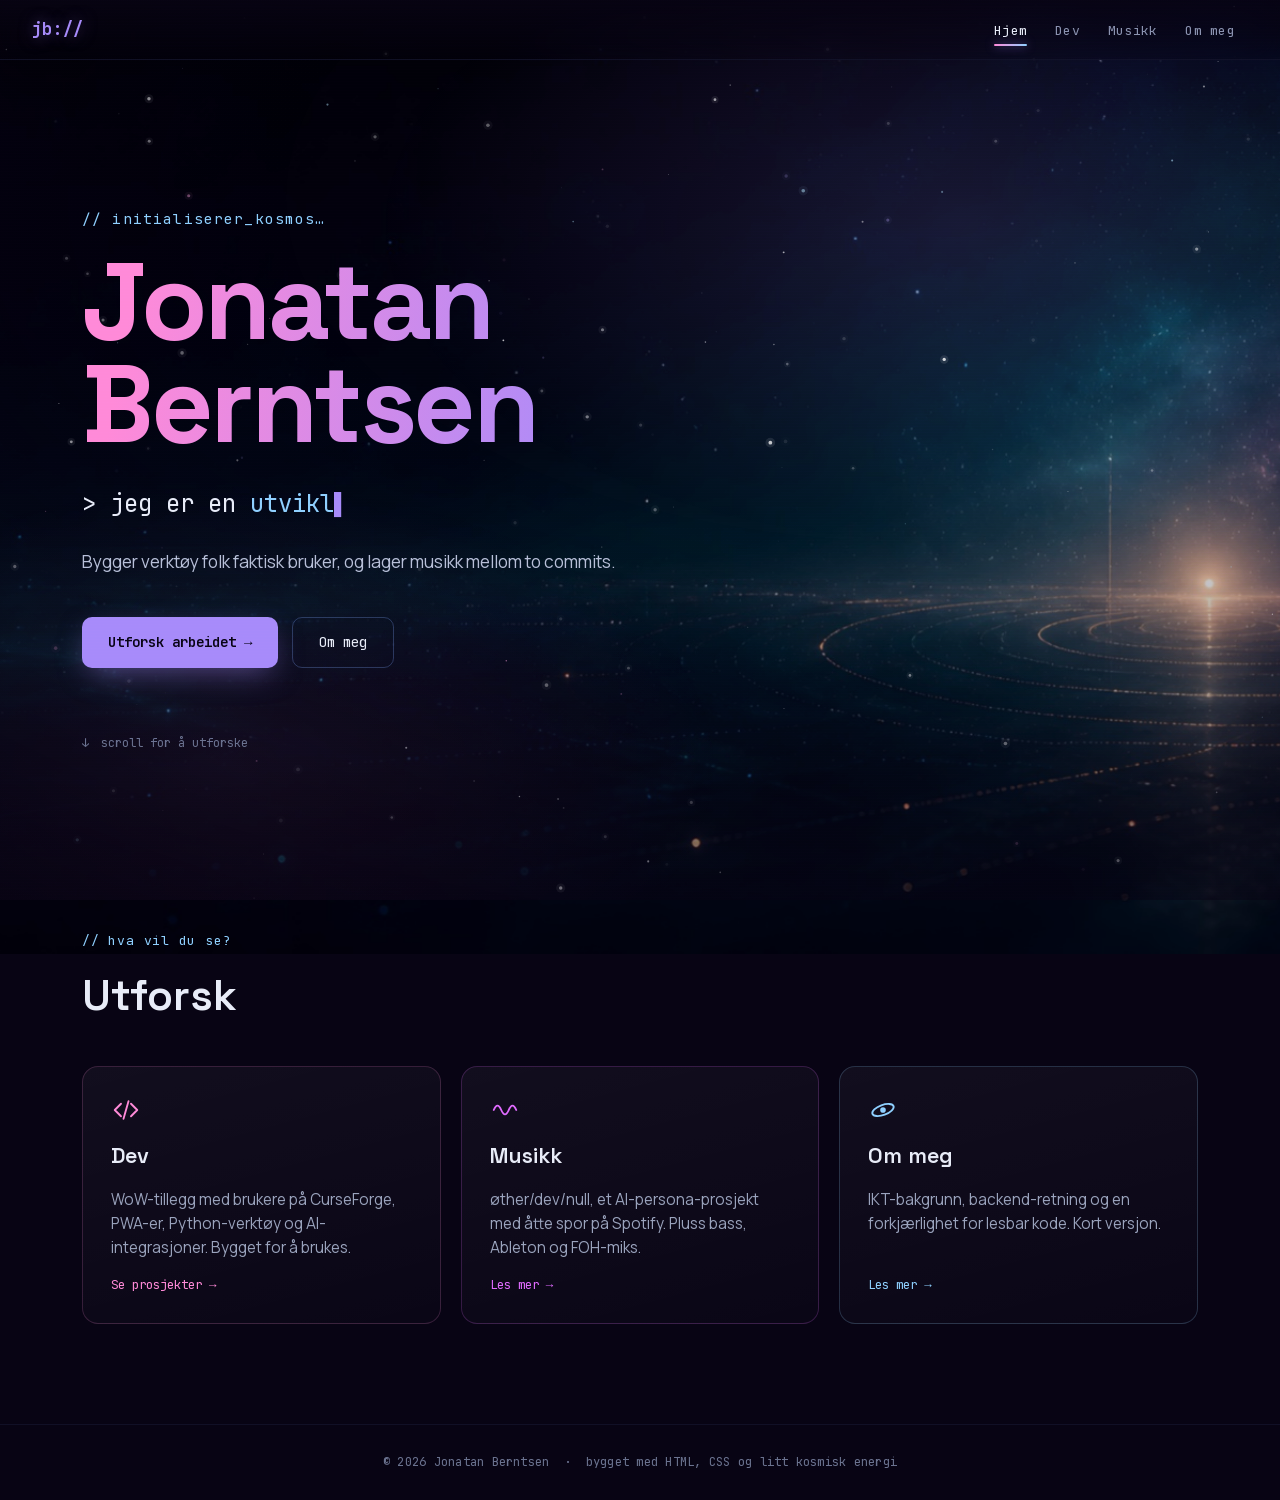
<file: index.html>
<!DOCTYPE html>
<html lang="no">
<head>
  <meta charset="UTF-8" />
  <meta name="viewport" content="width=device-width, initial-scale=1.0" />
  <title>Jonatan Berntsen</title>
  <meta name="description" content="Jonatan Berntsen: utvikler og musiker fra Norge. WoW-tillegg, webapper og øther/dev/null." />
  <link rel="stylesheet" href="css/style.css" />
</head>
<body>

<div class="cosmos-bg" aria-hidden="true"></div>
<div class="nebula" aria-hidden="true"></div>
<canvas id="starfield"></canvas>
<div class="vignette" aria-hidden="true"></div>
<div class="scanlines" aria-hidden="true"></div>

<div class="page-wrap">

  <!-- NAV -->
  <nav class="site-nav">
    <a class="nav-logo" href="index.html">jb://</a>
    <ul class="nav-links">
      <li><a href="index.html">Hjem</a></li>
      <li><a href="dev.html">Dev</a></li>
      <li><a href="musikk.html">Musikk</a></li>
      <li><a href="om-meg.html">Om meg</a></li>
    </ul>
  </nav>

  <main>

  <!-- HERO -->
  <section class="hero">
    <p class="hero-eyebrow">// initialiserer_kosmos…</p>
    <h1 class="hero-name">Jonatan<br />Berntsen</h1>
    <p class="hero-roles">&gt; jeg er en <span class="typed" id="typed-roles"></span><span class="typed-cursor">▌</span></p>
    <p class="hero-tagline">Bygger verktøy folk faktisk bruker, og lager musikk mellom to commits.</p>
    <div class="hero-cta">
      <a class="btn-primary" href="dev.html">Utforsk arbeidet →</a>
      <a class="btn-ghost" href="om-meg.html">Om meg</a>
    </div>
    <div class="scroll-hint"><span class="arrow">↓</span> scroll for å utforske</div>
  </section>

  <!-- NAV CARDS -->
  <section class="section-wide" id="seksjoner" style="padding-top:30px;padding-bottom:100px;">
    <p class="section-label cyan">// hva vil du se?</p>
    <h2 class="section-title">Utforsk</h2>
    <div class="nav-cards">

      <a class="nav-card pink" href="dev.html">
        <svg class="nav-card-icon" viewBox="0 0 24 24" aria-hidden="true">
          <polyline points="8 7 3 12 8 17"></polyline>
          <polyline points="16 7 21 12 16 17"></polyline>
          <line x1="14" y1="5" x2="10" y2="19"></line>
        </svg>
        <div class="nav-card-title">Dev</div>
        <div class="nav-card-desc">WoW-tillegg med brukere på CurseForge, PWA-er, Python-verktøy og AI-integrasjoner. Bygget for å brukes.</div>
        <span class="nav-card-arrow">Se prosjekter →</span>
      </a>


      <a class="nav-card magenta" href="musikk.html">
        <svg class="nav-card-icon" viewBox="0 0 24 24" aria-hidden="true">
          <path d="M3 12 Q 6 5, 9 12 T 15 12 T 21 12"></path>
        </svg>
        <div class="nav-card-title">Musikk</div>
        <div class="nav-card-desc">øther/dev/null, et AI-persona-prosjekt med åtte spor på Spotify. Pluss bass, Ableton og FOH-miks.</div>
        <span class="nav-card-arrow">Les mer →</span>
      </a>

      <a class="nav-card cyan" href="om-meg.html">
        <svg class="nav-card-icon" viewBox="0 0 24 24" aria-hidden="true">
          <ellipse cx="12" cy="12" rx="9" ry="4" transform="rotate(-20 12 12)"></ellipse>
          <circle cx="12" cy="12" r="1.5" fill="#8fd0ff"></circle>
        </svg>
        <div class="nav-card-title">Om meg</div>
        <div class="nav-card-desc">IKT-bakgrunn, backend-retning og en forkjærlighet for lesbar kode. Kort versjon.</div>
        <span class="nav-card-arrow">Les mer →</span>
      </a>

    </div>
  </section>

  </main>

  <!-- FOOTER -->
  <footer class="site-footer">
    <p>© 2026 Jonatan Berntsen &nbsp;·&nbsp; bygget med HTML, CSS og litt kosmisk energi</p>
  </footer>

</div>

<script src="js/main.js"></script>
</body>
</html>
</file>
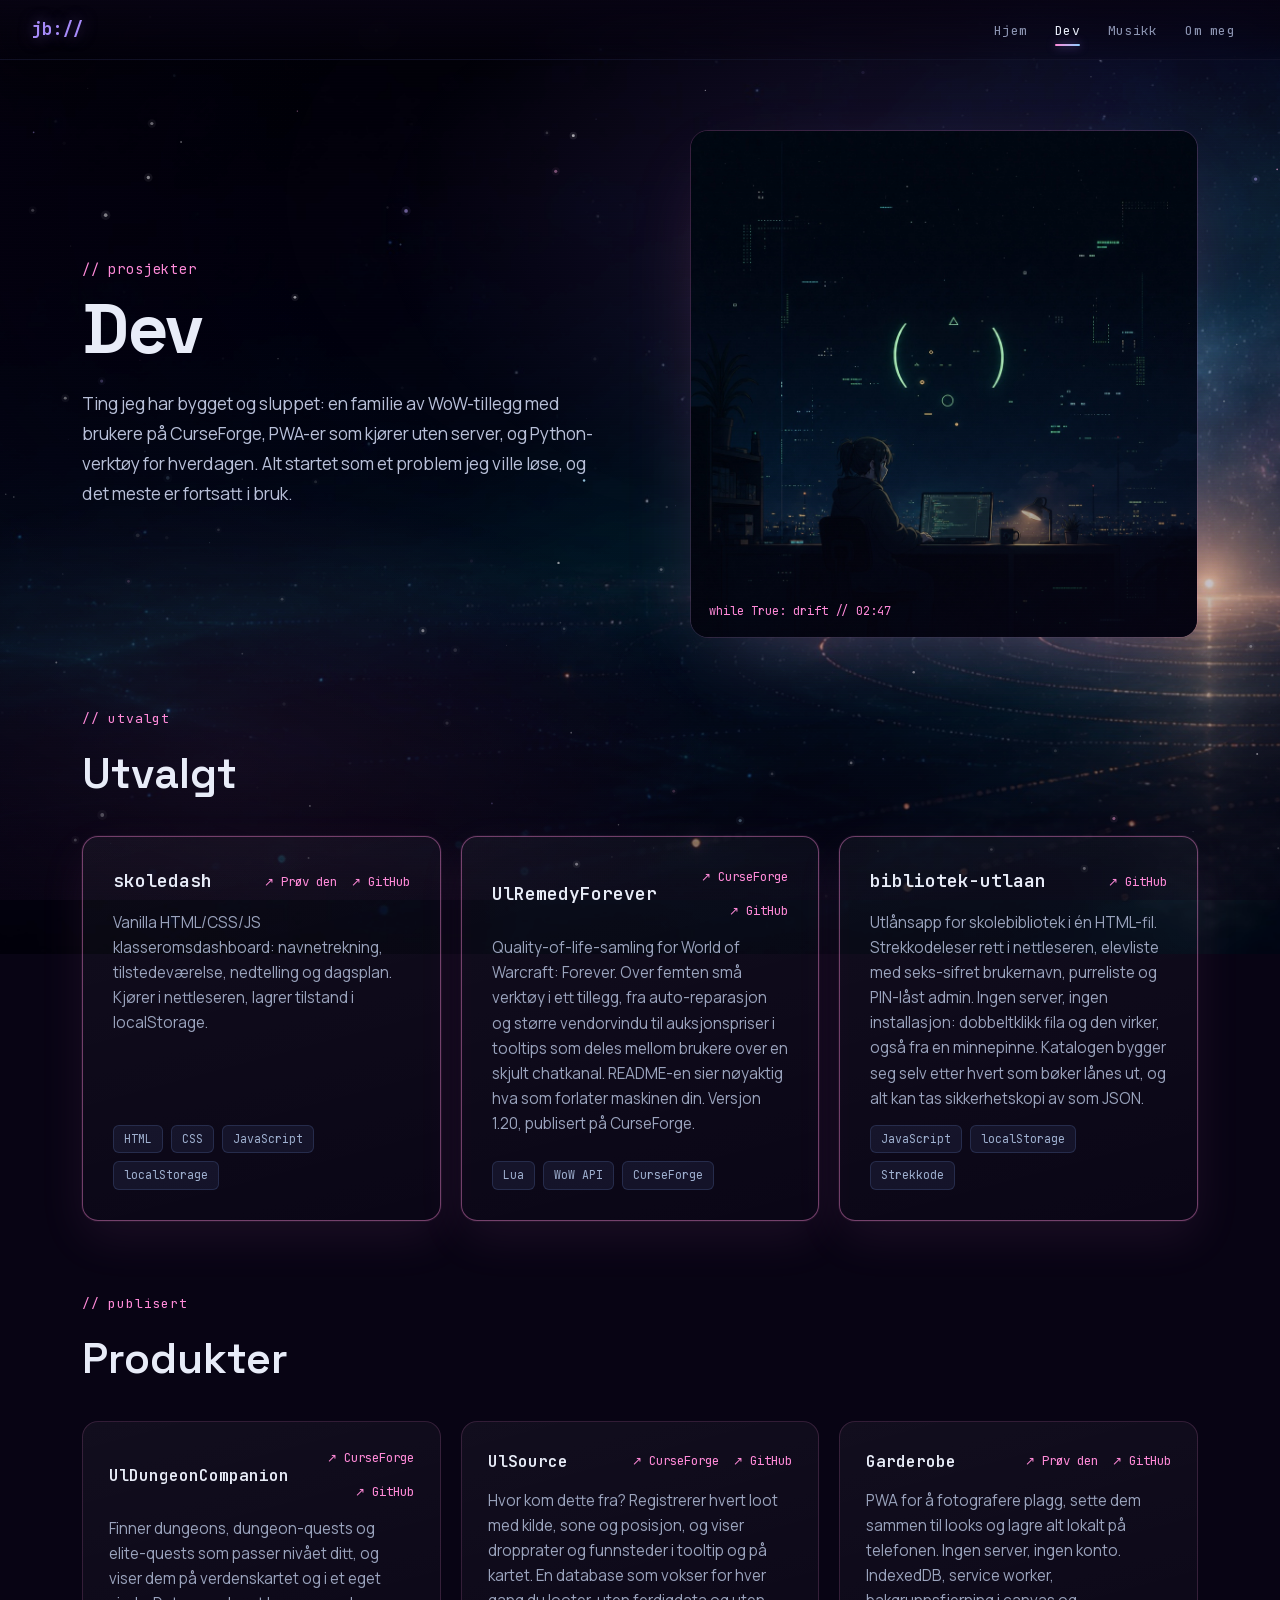
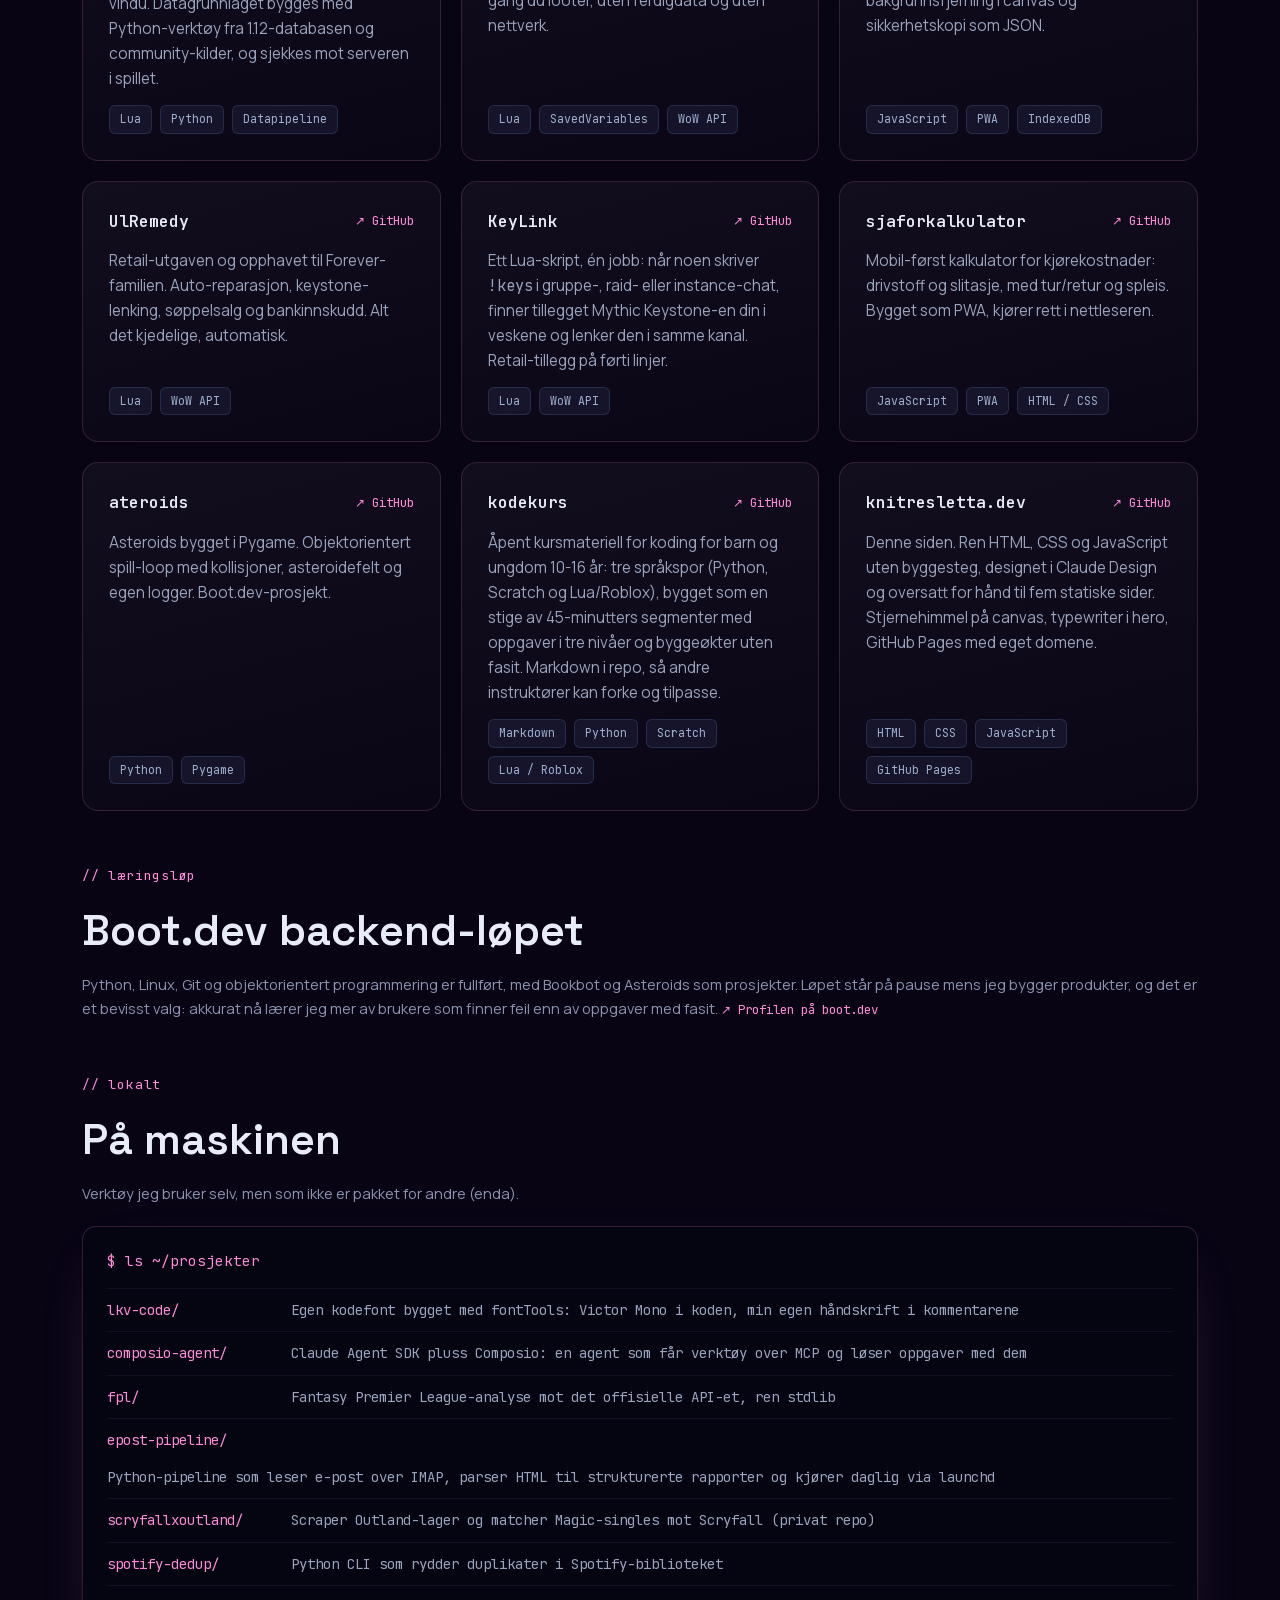
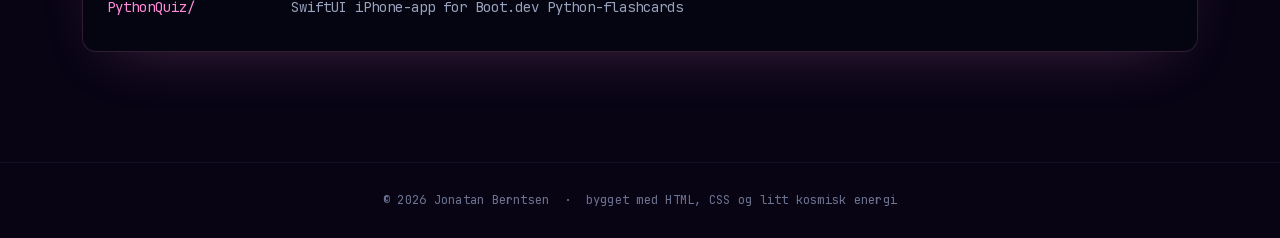
<file: dev.html>
<!DOCTYPE html>
<html lang="no">
<head>
  <meta charset="UTF-8" />
  <meta name="viewport" content="width=device-width, initial-scale=1.0" />
  <title>Dev - Jonatan Berntsen</title>
  <meta name="description" content="Prosjekter Jonatan Berntsen har bygget og publisert: WoW-tillegg, PWA-er og Python-verktøy." />
  <link rel="stylesheet" href="css/style.css" />
</head>
<body>

<div class="cosmos-bg" aria-hidden="true"></div>
<div class="nebula" aria-hidden="true"></div>
<canvas id="starfield"></canvas>
<div class="vignette" aria-hidden="true"></div>
<div class="scanlines" aria-hidden="true"></div>

<div class="page-wrap">

  <nav class="site-nav">
    <a class="nav-logo" href="index.html">jb://</a>
    <ul class="nav-links">
      <li><a href="index.html">Hjem</a></li>
      <li><a href="dev.html">Dev</a></li>
      <li><a href="musikk.html">Musikk</a></li>
      <li><a href="om-meg.html">Om meg</a></li>
    </ul>
  </nav>

  <main>

  <!-- HERO -->
  <section class="hero-grid">
    <div>
      <p class="page-hero-label" style="color:var(--pink);">// prosjekter</p>
      <h1 class="page-hero-title">Dev</h1>
      <p class="hero-grid-text">
        Ting jeg har bygget og sluppet: en familie av WoW-tillegg med brukere på CurseForge,
        PWA-er som kjører uten server, og Python-verktøy for hverdagen. Alt startet som et
        problem jeg ville løse, og det meste er fortsatt i bruk.
      </p>
    </div>
    <div class="hero-media pink">
      <img src="assets/images/withflowpass.jpg" alt="øther/dev/null, koding ved natt" />
      <div class="hero-media-caption">while True: drift // 02:47</div>
    </div>
  </section>

  <section class="section-wide" style="padding-top:40px;padding-bottom:110px;">

    <p class="section-label pink">// utvalgt</p>
    <h2 class="section-title" style="margin-bottom:28px;">Utvalgt</h2>

    <div class="project-grid featured">
      <div class="project-card featured">
        <div class="project-card-header">
          <span class="project-name">skoledash</span>
          <span style="display:flex;gap:14px;flex-wrap:wrap;justify-content:flex-end;">
            <a class="project-link" href="https://skoledash.app" target="_blank" rel="noopener">↗ Prøv den</a>
            <a class="project-link" href="https://github.com/Knitresletta/skoledash" target="_blank" rel="noopener">↗ GitHub</a>
          </span>
        </div>
        <p class="project-desc">
          Vanilla HTML/CSS/JS klasseromsdashboard: navnetrekning, tilstedeværelse, nedtelling og dagsplan.
          Kjører i nettleseren, lagrer tilstand i localStorage.
        </p>
        <div class="tech-tags">
          <span class="tech-tag">HTML</span>
          <span class="tech-tag">CSS</span>
          <span class="tech-tag">JavaScript</span>
          <span class="tech-tag">localStorage</span>
        </div>
      </div>

      <div class="project-card featured">
        <div class="project-card-header">
          <span class="project-name">UlRemedyForever</span>
          <span style="display:flex;gap:14px;flex-wrap:wrap;justify-content:flex-end;">
            <a class="project-link" href="https://www.curseforge.com/projects/1739996" target="_blank" rel="noopener">↗ CurseForge</a>
            <a class="project-link" href="https://github.com/Knitresletta/UlRemedyForever" target="_blank" rel="noopener">↗ GitHub</a>
          </span>
        </div>
        <p class="project-desc">
          Quality-of-life-samling for World of Warcraft: Forever. Over femten små verktøy i ett tillegg,
          fra auto-reparasjon og større vendorvindu til auksjonspriser i tooltips som deles mellom
          brukere over en skjult chatkanal. README-en sier nøyaktig hva som forlater maskinen din.
          Versjon 1.20, publisert på CurseForge.
        </p>
        <div class="tech-tags">
          <span class="tech-tag">Lua</span>
          <span class="tech-tag">WoW API</span>
          <span class="tech-tag">CurseForge</span>
        </div>
      </div>

      <div class="project-card featured">
        <div class="project-card-header">
          <span class="project-name">bibliotek-utlaan</span>
          <a class="project-link" href="https://github.com/Knitresletta/bibliotek-utlaan" target="_blank" rel="noopener">↗ GitHub</a>
        </div>
        <p class="project-desc">
          Utlånsapp for skolebibliotek i én HTML-fil. Strekkodeleser rett i nettleseren, elevliste med
          seks-sifret brukernavn, purreliste og PIN-låst admin. Ingen server, ingen installasjon:
          dobbeltklikk fila og den virker, også fra en minnepinne. Katalogen bygger seg selv etter hvert
          som bøker lånes ut, og alt kan tas sikkerhetskopi av som JSON.
        </p>
        <div class="tech-tags">
          <span class="tech-tag">JavaScript</span>
          <span class="tech-tag">localStorage</span>
          <span class="tech-tag">Strekkode</span>
        </div>
      </div>

    </div>

    <p class="section-label pink">// publisert</p>
    <h2 class="section-title" style="margin-bottom:28px;">Produkter</h2>

    <div class="project-grid">
      <div class="project-card">
        <div class="project-card-header">
          <span class="project-name">UlDungeonCompanion</span>
          <span style="display:flex;gap:14px;flex-wrap:wrap;justify-content:flex-end;">
            <a class="project-link" href="https://www.curseforge.com/projects/1743328" target="_blank" rel="noopener">↗ CurseForge</a>
            <a class="project-link" href="https://github.com/Knitresletta/UlDungeonCompanion" target="_blank" rel="noopener">↗ GitHub</a>
          </span>
        </div>
        <p class="project-desc">
          Finner dungeons, dungeon-quests og elite-quests som passer nivået ditt, og viser dem på
          verdenskartet og i et eget vindu. Datagrunnlaget bygges med Python-verktøy fra
          1.12-databasen og community-kilder, og sjekkes mot serveren i spillet.
        </p>
        <div class="tech-tags">
          <span class="tech-tag">Lua</span>
          <span class="tech-tag">Python</span>
          <span class="tech-tag">Datapipeline</span>
        </div>
      </div>

      <div class="project-card">
        <div class="project-card-header">
          <span class="project-name">UlSource</span>
          <span style="display:flex;gap:14px;flex-wrap:wrap;justify-content:flex-end;">
            <a class="project-link" href="https://www.curseforge.com/projects/1745490" target="_blank" rel="noopener">↗ CurseForge</a>
            <a class="project-link" href="https://github.com/Knitresletta/UlSource" target="_blank" rel="noopener">↗ GitHub</a>
          </span>
        </div>
        <p class="project-desc">
          Hvor kom dette fra? Registrerer hvert loot med kilde, sone og posisjon, og viser
          dropprater og funnsteder i tooltip og på kartet. En database som vokser for hver gang du
          looter, uten ferdigdata og uten nettverk.
        </p>
        <div class="tech-tags">
          <span class="tech-tag">Lua</span>
          <span class="tech-tag">SavedVariables</span>
          <span class="tech-tag">WoW API</span>
        </div>
      </div>

      <div class="project-card">
        <div class="project-card-header">
          <span class="project-name">Garderobe</span>
          <span style="display:flex;gap:14px;flex-wrap:wrap;justify-content:flex-end;">
            <a class="project-link" href="https://knitresletta.github.io/outfit/" target="_blank" rel="noopener">↗ Prøv den</a>
            <a class="project-link" href="https://github.com/Knitresletta/outfit" target="_blank" rel="noopener">↗ GitHub</a>
          </span>
        </div>
        <p class="project-desc">
          PWA for å fotografere plagg, sette dem sammen til looks og lagre alt lokalt på telefonen.
          Ingen server, ingen konto. IndexedDB, service worker, bakgrunnsfjerning i canvas og
          sikkerhetskopi som JSON.
        </p>
        <div class="tech-tags">
          <span class="tech-tag">JavaScript</span>
          <span class="tech-tag">PWA</span>
          <span class="tech-tag">IndexedDB</span>
        </div>
      </div>

      <div class="project-card">
        <div class="project-card-header">
          <span class="project-name">UlRemedy</span>
          <a class="project-link" href="https://github.com/Knitresletta/UlRemedy" target="_blank" rel="noopener">↗ GitHub</a>
        </div>
        <p class="project-desc">
          Retail-utgaven og opphavet til Forever-familien. Auto-reparasjon, keystone-lenking,
          søppelsalg og bankinnskudd. Alt det kjedelige, automatisk.
        </p>
        <div class="tech-tags">
          <span class="tech-tag">Lua</span>
          <span class="tech-tag">WoW API</span>
        </div>
      </div>

      <div class="project-card">
        <div class="project-card-header">
          <span class="project-name">KeyLink</span>
          <span style="display:flex;gap:14px;flex-wrap:wrap;justify-content:flex-end;">
            <a class="project-link" href="https://github.com/Knitresletta/KeyLink" target="_blank" rel="noopener">↗ GitHub</a>
          </span>
        </div>
        <p class="project-desc">
          Ett Lua-skript, én jobb: når noen skriver <code style="font-family:var(--font-mono);">!keys</code> i
          gruppe-, raid- eller instance-chat, finner tillegget Mythic Keystone-en din i veskene og
          lenker den i samme kanal. Retail-tillegg på førti linjer.
        </p>
        <div class="tech-tags">
          <span class="tech-tag">Lua</span>
          <span class="tech-tag">WoW API</span>
        </div>
      </div>

      <div class="project-card">
        <div class="project-card-header">
          <span class="project-name">sjaforkalkulator</span>
          <a class="project-link" href="https://github.com/Knitresletta/sjaforkalkulator" target="_blank" rel="noopener">↗ GitHub</a>
        </div>
        <p class="project-desc">
          Mobil-først kalkulator for kjørekostnader: drivstoff og slitasje, med tur/retur og spleis.
          Bygget som PWA, kjører rett i nettleseren.
        </p>
        <div class="tech-tags">
          <span class="tech-tag">JavaScript</span>
          <span class="tech-tag">PWA</span>
          <span class="tech-tag">HTML / CSS</span>
        </div>
      </div>

      <div class="project-card">
        <div class="project-card-header">
          <span class="project-name">ateroids</span>
          <a class="project-link" href="https://github.com/Knitresletta/ateroids" target="_blank" rel="noopener">↗ GitHub</a>
        </div>
        <p class="project-desc">
          Asteroids bygget i Pygame. Objektorientert spill-loop med kollisjoner, asteroidefelt
          og egen logger. Boot.dev-prosjekt.
        </p>
        <div class="tech-tags">
          <span class="tech-tag">Python</span>
          <span class="tech-tag">Pygame</span>
        </div>
      </div>

      <div class="project-card">
        <div class="project-card-header">
          <span class="project-name">kodekurs</span>
          <span style="display:flex;gap:14px;flex-wrap:wrap;justify-content:flex-end;">
            <a class="project-link" href="https://github.com/Knitresletta/kodekurs" target="_blank" rel="noopener">↗ GitHub</a>
          </span>
        </div>
        <p class="project-desc">
          Åpent kursmateriell for koding for barn og ungdom 10-16 år: tre språkspor (Python, Scratch og
          Lua/Roblox), bygget som en stige av 45-minutters segmenter med oppgaver i tre nivåer og
          byggeøkter uten fasit. Markdown i repo, så andre instruktører kan forke og tilpasse.
        </p>
        <div class="tech-tags">
          <span class="tech-tag">Markdown</span>
          <span class="tech-tag">Python</span>
          <span class="tech-tag">Scratch</span>
          <span class="tech-tag">Lua / Roblox</span>
        </div>
      </div>

      <div class="project-card">
        <div class="project-card-header">
          <span class="project-name">knitresletta.dev</span>
          <span style="display:flex;gap:14px;flex-wrap:wrap;justify-content:flex-end;">
            <a class="project-link" href="https://github.com/Knitresletta/jonatanberntsen.github.io" target="_blank" rel="noopener">↗ GitHub</a>
          </span>
        </div>
        <p class="project-desc">
          Denne siden. Ren HTML, CSS og JavaScript uten byggesteg, designet i Claude Design og oversatt
          for hånd til fem statiske sider. Stjernehimmel på canvas, typewriter i hero, GitHub Pages med
          eget domene.
        </p>
        <div class="tech-tags">
          <span class="tech-tag">HTML</span>
          <span class="tech-tag">CSS</span>
          <span class="tech-tag">JavaScript</span>
          <span class="tech-tag">GitHub Pages</span>
        </div>
      </div>

    </div>

    <p class="section-label pink" style="margin-top:54px;">// læringsløp</p>
    <h2 class="section-title" style="margin-bottom:8px;">Boot.dev backend-løpet</h2>
    <p class="section-intro">
      Python, Linux, Git og objektorientert programmering er fullført, med Bookbot og Asteroids som
      prosjekter. Løpet står på pause mens jeg bygger produkter, og det er et bevisst valg: akkurat nå
      lærer jeg mer av brukere som finner feil enn av oppgaver med fasit.
      <a class="project-link" href="https://www.boot.dev/u/knitresletta" target="_blank" rel="noopener">↗ Profilen på boot.dev</a>
    </p>

    <p class="section-label pink" style="margin-top:54px;">// lokalt</p>
    <h2 class="section-title" style="margin-bottom:8px;">På maskinen</h2>
    <p class="section-intro">Verktøy jeg bruker selv, men som ikke er pakket for andre (enda).</p>

    <div class="local-projects">
      <p class="local-projects-prompt">$ ls ~/prosjekter</p>

      <div class="local-project">
        <span class="local-project-name">lkv-code/</span>
        <span class="local-project-desc">Egen kodefont bygget med fontTools: Victor Mono i koden, min egen håndskrift i kommentarene</span>
      </div>
      <div class="local-project">
        <span class="local-project-name">composio-agent/</span>
        <span class="local-project-desc">Claude Agent SDK pluss Composio: en agent som får verktøy over MCP og løser oppgaver med dem</span>
      </div>
      <div class="local-project">
        <span class="local-project-name">fpl/</span>
        <span class="local-project-desc">Fantasy Premier League-analyse mot det offisielle API-et, ren stdlib</span>
      </div>
      <div class="local-project">
        <span class="local-project-name">epost-pipeline/</span>
        <span class="local-project-desc">Python-pipeline som leser e-post over IMAP, parser HTML til strukturerte rapporter og kjører daglig via launchd</span>
      </div>
      <div class="local-project">
        <span class="local-project-name">scryfallxoutland/</span>
        <span class="local-project-desc">Scraper Outland-lager og matcher Magic-singles mot Scryfall (privat repo)</span>
      </div>
      <div class="local-project">
        <span class="local-project-name">spotify-dedup/</span>
        <span class="local-project-desc">Python CLI som rydder duplikater i Spotify-biblioteket</span>
      </div>
      <div class="local-project">
        <span class="local-project-name">PythonQuiz/</span>
        <span class="local-project-desc">SwiftUI iPhone-app for Boot.dev Python-flashcards</span>
      </div>
    </div>

  </section>

  </main>

  <footer class="site-footer">
    <p>© 2026 Jonatan Berntsen &nbsp;·&nbsp; bygget med HTML, CSS og litt kosmisk energi</p>
  </footer>

</div>

<script src="js/main.js"></script>
</body>
</html>
</file>
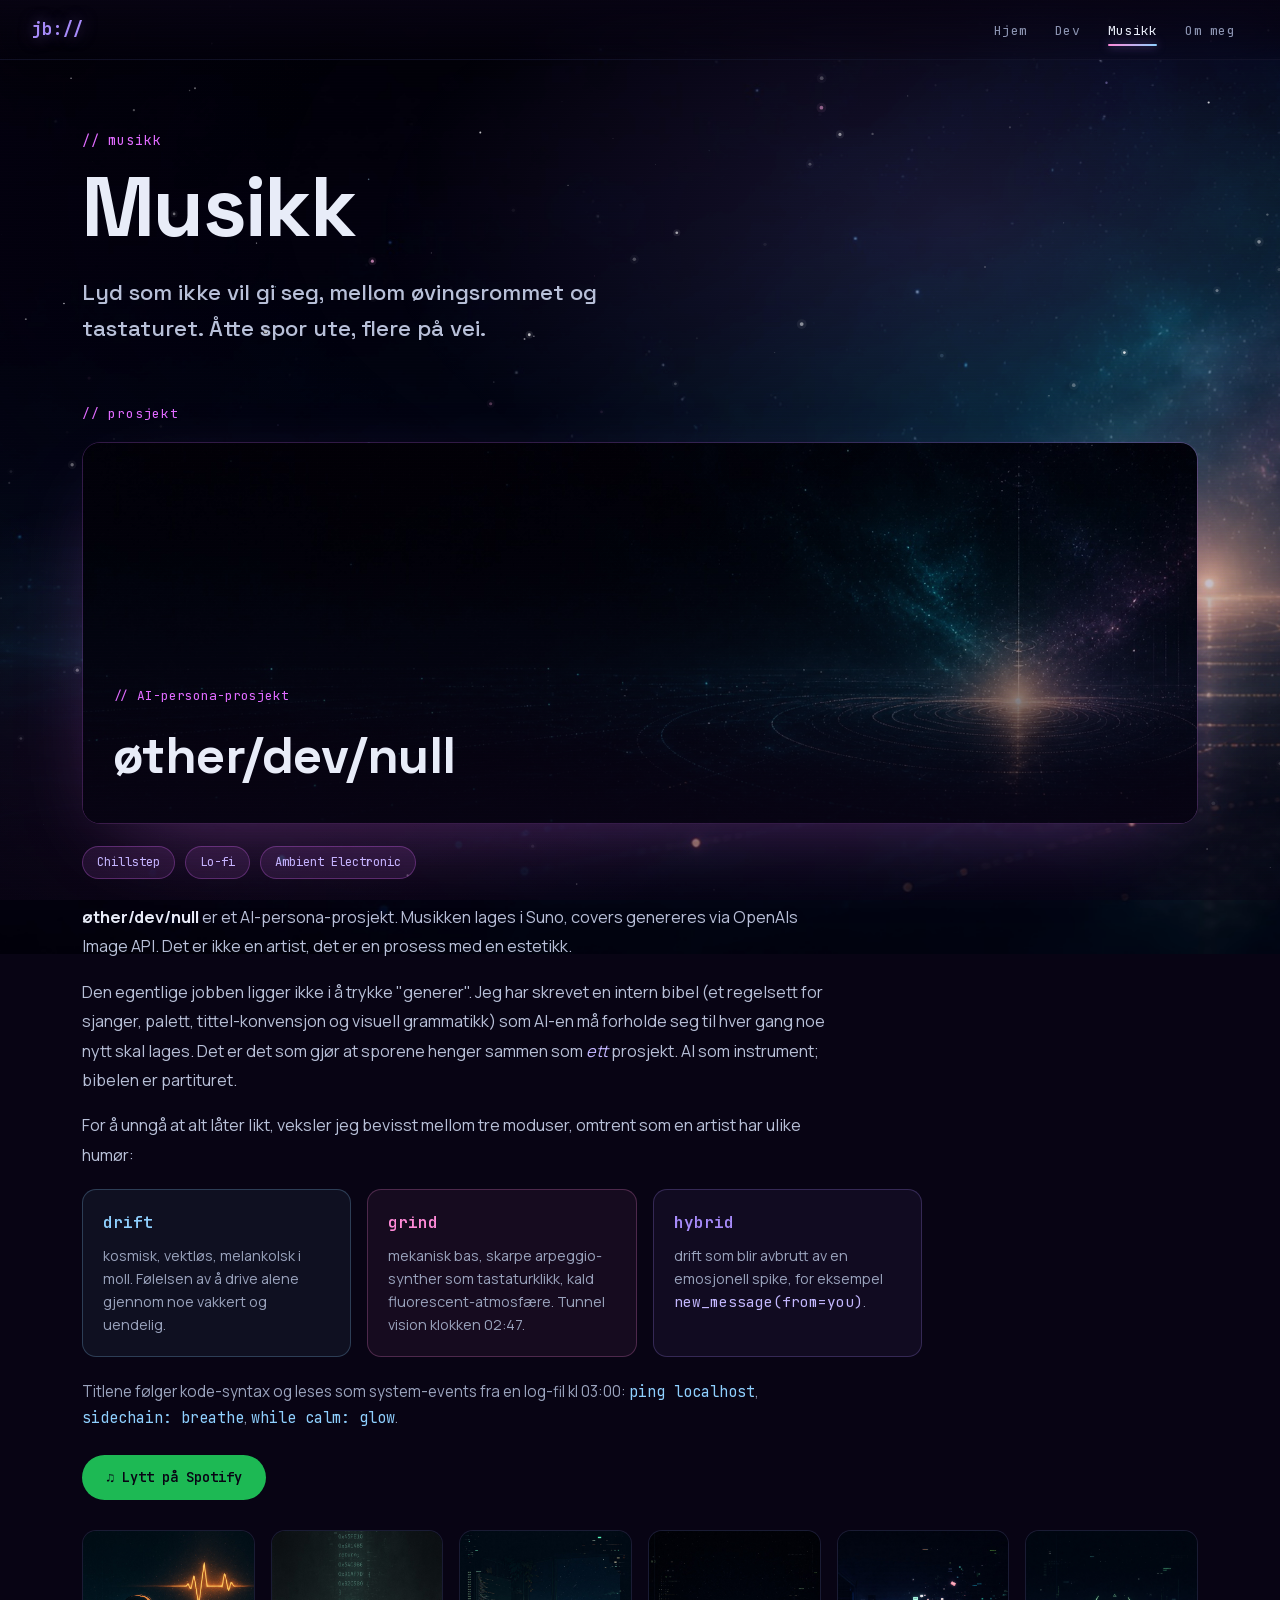
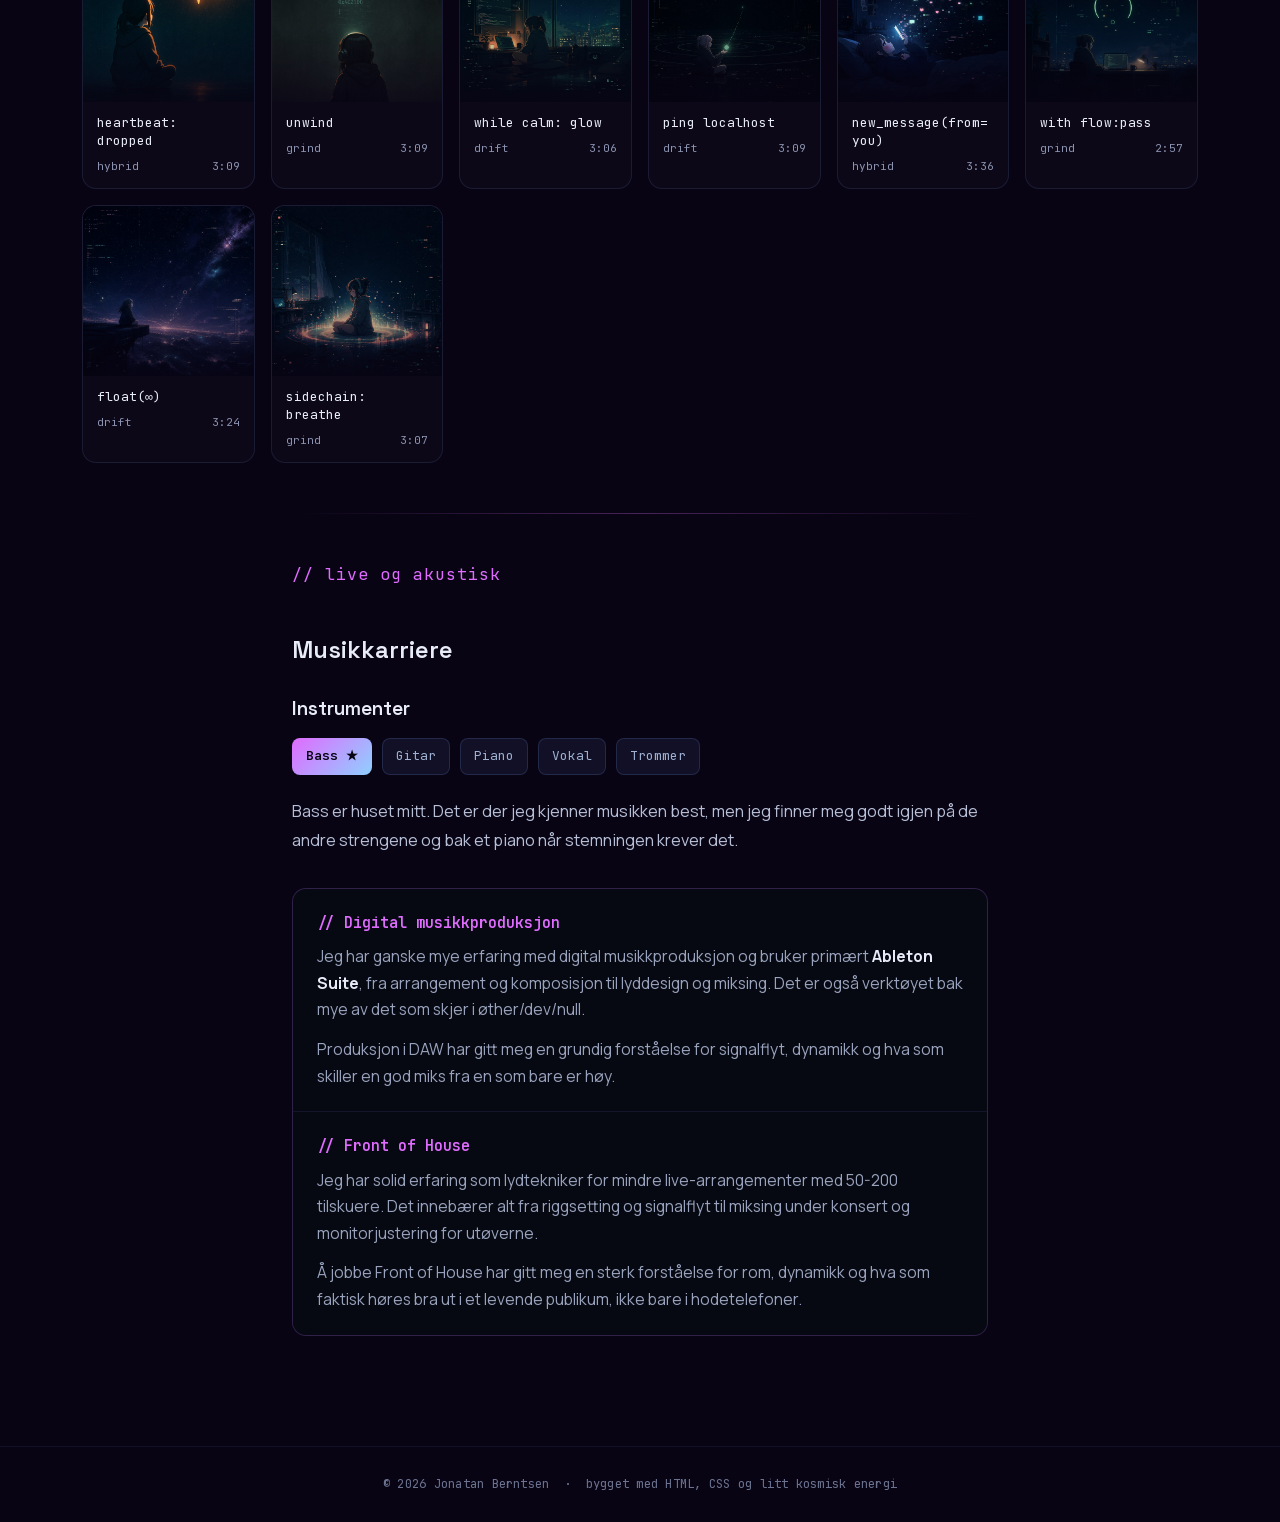
<file: musikk.html>
<!DOCTYPE html>
<html lang="no">
<head>
  <meta charset="UTF-8" />
  <meta name="viewport" content="width=device-width, initial-scale=1.0" />
  <title>Musikk - Jonatan Berntsen</title>
  <meta name="description" content="Jonatan Berntsen og musikk: øther/dev/null og musikkarriere." />
  <link rel="stylesheet" href="css/style.css" />
</head>
<body>

<div class="cosmos-bg" aria-hidden="true"></div>
<div class="nebula" aria-hidden="true"></div>
<canvas id="starfield"></canvas>
<div class="vignette" aria-hidden="true"></div>
<div class="scanlines" aria-hidden="true"></div>

<div class="page-wrap">

  <nav class="site-nav">
    <a class="nav-logo" href="index.html">jb://</a>
    <ul class="nav-links">
      <li><a href="index.html">Hjem</a></li>
      <li><a href="dev.html">Dev</a></li>
      <li><a href="musikk.html">Musikk</a></li>
      <li><a href="om-meg.html">Om meg</a></li>
    </ul>
  </nav>

  <main>

  <section class="page-hero" style="max-width:1180px;padding-top:130px;">
    <p class="page-hero-label" style="color:var(--magenta);">// musikk</p>
    <h1 class="page-hero-title">Musikk</h1>
    <p class="page-hero-sub">Lyd som ikke vil gi seg, mellom øvingsrommet og tastaturet. Åtte spor ute, flere på vei.</p>
  </section>

  <!-- ===== ØTHER/DEV/NULL ===== -->
  <section class="section-wide" style="padding-top:36px;">
    <p class="section-label magenta" style="margin-bottom:18px;">// prosjekt</p>

    <div class="oether-banner">
      <img src="assets/images/other-banner.jpg" alt="øther/dev/null banner" />
      <div class="oether-banner-caption">
        <div class="oether-banner-label">// AI-persona-prosjekt</div>
        <div class="oether-banner-title">øther/dev/null</div>
      </div>
    </div>

    <div class="genre-tags">
      <span class="genre-tag">Chillstep</span>
      <span class="genre-tag">Lo-fi</span>
      <span class="genre-tag">Ambient Electronic</span>
    </div>

    <div class="oether-text content-block">
      <p>
        <strong style="color:var(--text);">øther/dev/null</strong> er et AI-persona-prosjekt.
        Musikken lages i Suno, covers genereres via OpenAIs Image API. Det er ikke en artist,
        det er en prosess med en estetikk.
      </p>
      <p>
        Den egentlige jobben ligger ikke i å trykke "generer". Jeg har skrevet en intern bibel
        (et regelsett for sjanger, palett, tittel-konvensjon og visuell grammatikk) som AI-en må
        forholde seg til hver gang noe nytt skal lages. Det er det som gjør at sporene henger
        sammen som <em>ett</em> prosjekt. AI som instrument; bibelen er partituret.
      </p>
      <p style="margin-bottom:1.2rem;">
        For å unngå at alt låter likt, veksler jeg bevisst mellom tre moduser, omtrent som en
        artist har ulike humør:
      </p>
    </div>

    <div class="mode-cards">
      <div class="mode-card cyan">
        <div class="mode-card-title">drift</div>
        <p>kosmisk, vektløs, melankolsk i moll. Følelsen av å drive alene gjennom noe vakkert og uendelig.</p>
      </div>
      <div class="mode-card pink">
        <div class="mode-card-title">grind</div>
        <p>mekanisk bas, skarpe arpeggio-synther som tastaturklikk, kald fluorescent-atmosfære. Tunnel vision klokken 02:47.</p>
      </div>
      <div class="mode-card purple">
        <div class="mode-card-title">hybrid</div>
        <p>drift som blir avbrutt av en emosjonell spike, for eksempel <code style="color:#c4b8ff;font-family:var(--font-mono);">new_message(from=you)</code>.</p>
      </div>
    </div>

    <p class="title-note">
      Titlene følger kode-syntax og leses som system-events fra en log-fil kl 03:00:
      <code style="color:var(--cyan);font-family:var(--font-mono);">ping localhost</code>,
      <code style="color:var(--cyan);font-family:var(--font-mono);">sidechain: breathe</code>,
      <code style="color:var(--cyan);font-family:var(--font-mono);">while calm: glow</code>.
    </p>

    <a class="btn-spotify" href="https://open.spotify.com/artist/5L44B7qCckqVgEw52iU5W1" target="_blank" rel="noopener">♫ Lytt på Spotify</a>

    <div class="track-grid">

      <a class="track-card" href="https://open.spotify.com/track/2xn0myfq1miqDZlKyq0q5B" target="_blank" rel="noopener">
        <div class="track-card-media">
          <img src="assets/images/heartbeat-dropped.jpg" alt="heartbeat: dropped cover" />
        </div>
        <div class="track-card-info">
          <div class="track-title">heartbeat: dropped</div>
          <div class="track-meta"><span>hybrid</span><span>3:09</span></div>
        </div>
      </a>

      <a class="track-card" href="https://open.spotify.com/track/1AvrT36w8t6Rx93HOCoCey" target="_blank" rel="noopener">
        <div class="track-card-media">
          <img src="assets/images/unwind.jpg" alt="unwind cover" />
        </div>
        <div class="track-card-info">
          <div class="track-title">unwind</div>
          <div class="track-meta"><span>grind</span><span>3:09</span></div>
        </div>
      </a>

      <a class="track-card" href="https://open.spotify.com/track/0DbGxVCz9Snq2wNdxFp0wP" target="_blank" rel="noopener">
        <div class="track-card-media">
          <img src="assets/images/while-calm-glow.jpg" alt="while calm: glow cover" />
        </div>
        <div class="track-card-info">
          <div class="track-title">while calm: glow</div>
          <div class="track-meta"><span>drift</span><span>3:06</span></div>
        </div>
      </a>

      <a class="track-card" href="https://open.spotify.com/track/6wZilNeOWWHbNCPu5A5F3Q" target="_blank" rel="noopener">
        <div class="track-card-media">
          <img src="assets/images/ping.jpg" alt="ping localhost cover" />
        </div>
        <div class="track-card-info">
          <div class="track-title">ping localhost</div>
          <div class="track-meta"><span>drift</span><span>3:09</span></div>
        </div>
      </a>

      <a class="track-card" href="https://open.spotify.com/track/3L7CmF0gLJxx9E5SMkKdLP" target="_blank" rel="noopener">
        <div class="track-card-media">
          <img src="assets/images/newmessage.jpg" alt="new_message(from=you) cover" />
        </div>
        <div class="track-card-info">
          <div class="track-title">new_message(from=you)</div>
          <div class="track-meta"><span>hybrid</span><span>3:36</span></div>
        </div>
      </a>

      <a class="track-card" href="https://open.spotify.com/track/2yoG7ZGORVzoN9hD9bO47X" target="_blank" rel="noopener">
        <div class="track-card-media">
          <img src="assets/images/withflowpass.jpg" alt="with flow:pass cover" />
        </div>
        <div class="track-card-info">
          <div class="track-title">with flow:pass</div>
          <div class="track-meta"><span>grind</span><span>2:57</span></div>
        </div>
      </a>

      <a class="track-card" href="https://open.spotify.com/track/73RmPKnjFnKShjrmiSME3p" target="_blank" rel="noopener">
        <div class="track-card-media">
          <img src="assets/images/float.jpg" alt="float(∞) cover" />
        </div>
        <div class="track-card-info">
          <div class="track-title">float(∞)</div>
          <div class="track-meta"><span>drift</span><span>3:24</span></div>
        </div>
      </a>

      <a class="track-card" href="https://open.spotify.com/track/1Ghs6lKgH3zgubs6ZFoHK9" target="_blank" rel="noopener">
        <div class="track-card-media">
          <img src="assets/images/sidechain-breathe.jpg" alt="sidechain: breathe cover" />
        </div>
        <div class="track-card-info">
          <div class="track-title">sidechain: breathe</div>
          <div class="track-meta"><span>grind</span><span>3:07</span></div>
        </div>
      </a>

    </div>
  </section>

  <!-- ===== MUSIKKARRIERE ===== -->
  <section class="section-narrow content-block" style="padding-top:50px;padding-bottom:110px;">
    <div class="divider-glow"></div>
    <p class="section-label magenta">// live og akustisk</p>
    <h2 class="section-title" style="margin-bottom:24px;">Musikkarriere</h2>

    <h3>Instrumenter</h3>
    <div class="skill-list" style="margin-bottom:1.4rem;">
      <span class="instrument-primary">Bass ★</span>
      <span class="skill-badge">Gitar</span>
      <span class="skill-badge">Piano</span>
      <span class="skill-badge">Vokal</span>
      <span class="skill-badge">Trommer</span>
    </div>
    <p style="margin-bottom:2rem;">
      Bass er huset mitt. Det er der jeg kjenner musikken best, men jeg finner meg godt igjen på
      de andre strengene og bak et piano når stemningen krever det.
    </p>

    <div class="stacked-cards magenta">
      <div class="stacked-card">
        <h3>// Digital musikkproduksjon</h3>
        <p>
          Jeg har ganske mye erfaring med digital musikkproduksjon og bruker primært
          <strong style="color:var(--text);">Ableton Suite</strong>, fra arrangement og komposisjon
          til lyddesign og miksing. Det er også verktøyet bak mye av det som skjer i øther/dev/null.
        </p>
        <p>
          Produksjon i DAW har gitt meg en grundig forståelse for signalflyt, dynamikk og hva som
          skiller en god miks fra en som bare er høy.
        </p>
      </div>
      <div class="stacked-card">
        <h3>// Front of House</h3>
        <p>
          Jeg har solid erfaring som lydtekniker for mindre live-arrangementer med 50-200 tilskuere.
          Det innebærer alt fra riggsetting og signalflyt til miksing under konsert og
          monitorjustering for utøverne.
        </p>
        <p>
          Å jobbe Front of House har gitt meg en sterk forståelse for rom, dynamikk og hva som
          faktisk høres bra ut i et levende publikum, ikke bare i hodetelefoner.
        </p>
      </div>
    </div>

  </section>

  </main>

  <footer class="site-footer">
    <p>© 2026 Jonatan Berntsen &nbsp;·&nbsp; bygget med HTML, CSS og litt kosmisk energi</p>
  </footer>

</div>

<script src="js/main.js"></script>
</body>
</html>
</file>
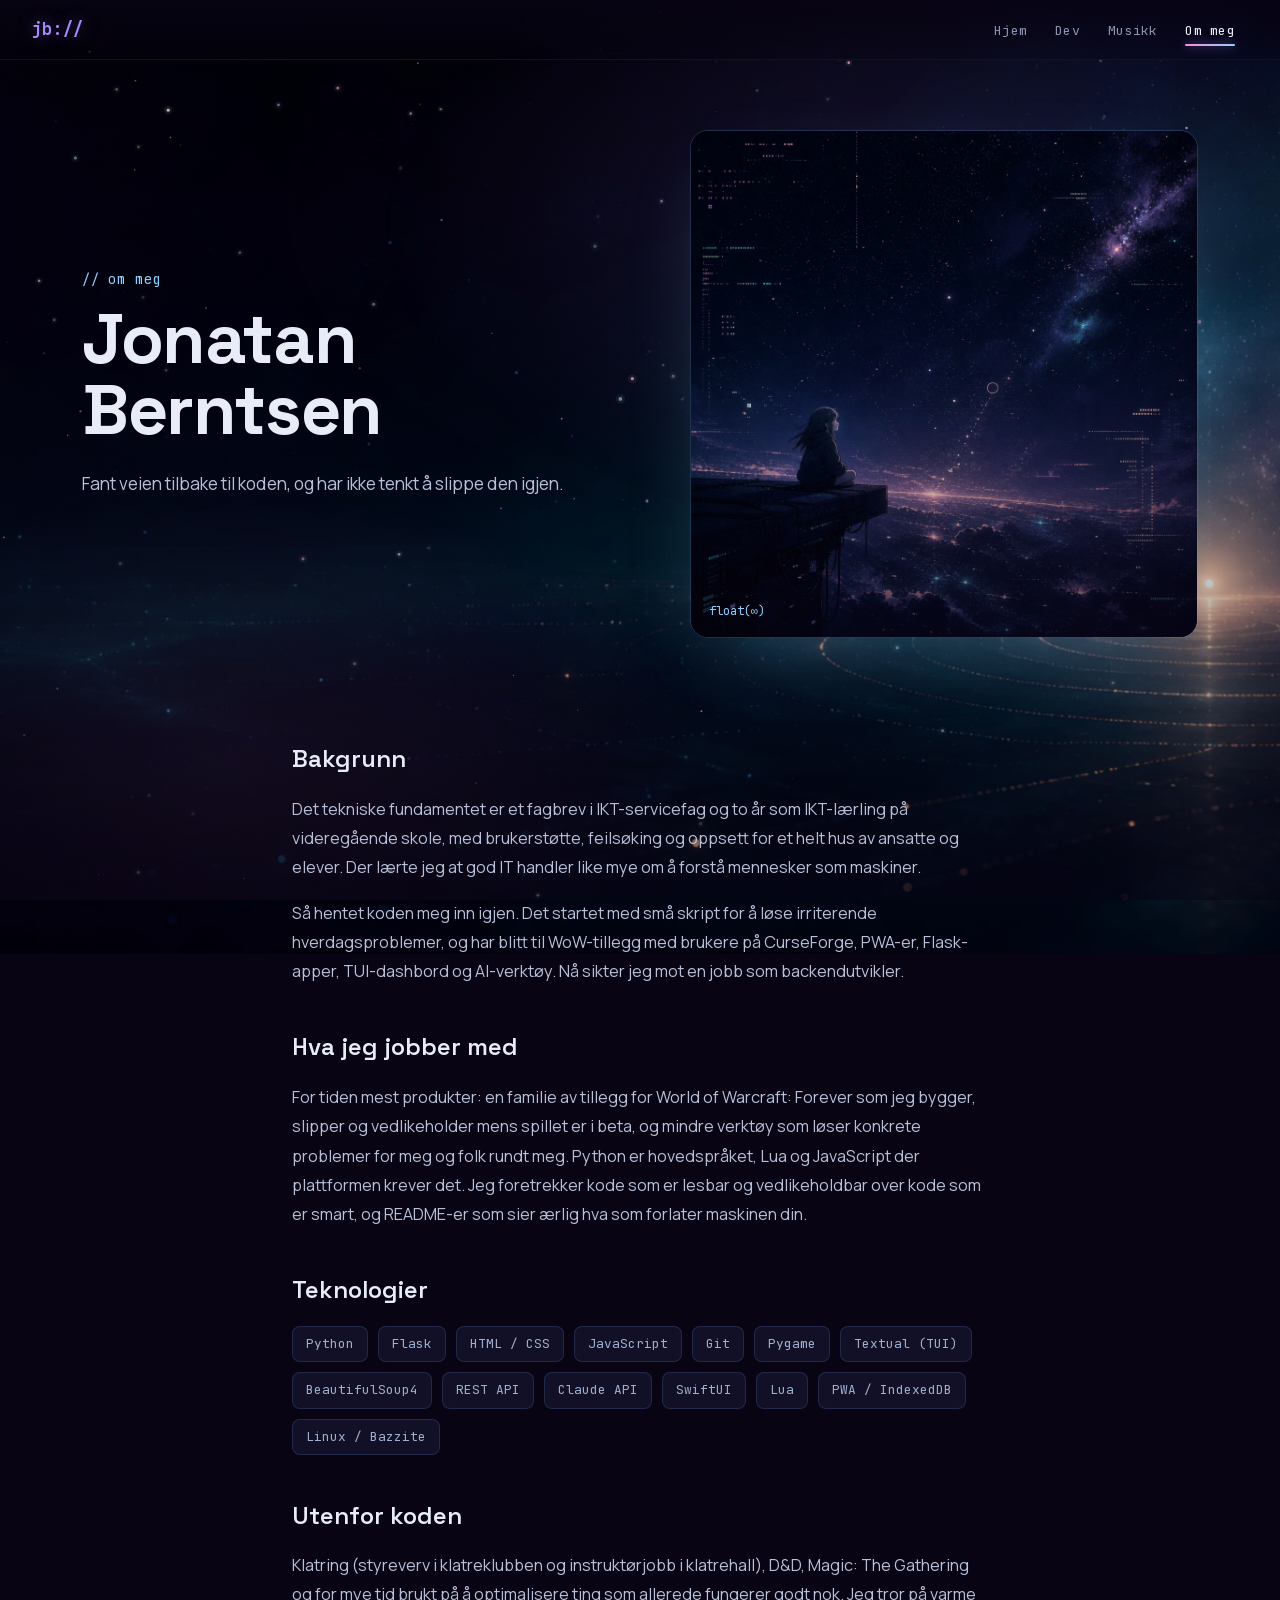
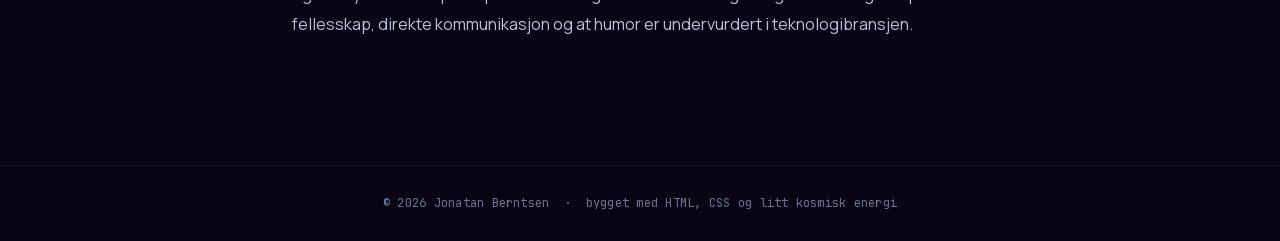
<file: om-meg.html>
<!DOCTYPE html>
<html lang="no">
<head>
  <meta charset="UTF-8" />
  <meta name="viewport" content="width=device-width, initial-scale=1.0" />
  <title>Om meg - Jonatan Berntsen</title>
  <meta name="description" content="Hvem er Jonatan Berntsen? Utvikler og musiker med IKT-bakgrunn." />
  <link rel="stylesheet" href="css/style.css" />
</head>
<body>

<div class="cosmos-bg" aria-hidden="true"></div>
<div class="nebula" aria-hidden="true"></div>
<canvas id="starfield"></canvas>
<div class="vignette" aria-hidden="true"></div>
<div class="scanlines" aria-hidden="true"></div>

<div class="page-wrap">

  <nav class="site-nav">
    <a class="nav-logo" href="index.html">jb://</a>
    <ul class="nav-links">
      <li><a href="index.html">Hjem</a></li>
      <li><a href="dev.html">Dev</a></li>
      <li><a href="musikk.html">Musikk</a></li>
      <li><a href="om-meg.html">Om meg</a></li>
    </ul>
  </nav>

  <main>

  <!-- HERO -->
  <section class="hero-grid">
    <div>
      <p class="page-hero-label" style="color:var(--cyan);">// om meg</p>
      <h1 class="page-hero-title">Jonatan<br />Berntsen</h1>
      <p class="hero-grid-text">
        Fant veien tilbake til koden, og har ikke tenkt å slippe den igjen.
      </p>
    </div>
    <div class="hero-media cyan">
      <img src="assets/images/float.jpg" alt="kosmisk utsikt" />
      <div class="hero-media-caption">float(∞)</div>
    </div>
  </section>

  <section class="section-narrow content-block" style="padding-top:40px;padding-bottom:110px;">

    <h2 style="margin-top:2rem;">Bakgrunn</h2>
    <p>
      Det tekniske fundamentet er et fagbrev i IKT-servicefag og to år som IKT-lærling på
      videregående skole, med brukerstøtte, feilsøking og oppsett for et helt hus av ansatte
      og elever. Der lærte jeg at god IT handler like mye om å forstå mennesker som maskiner.
    </p>
    <p>
      Så hentet koden meg inn igjen. Det startet med små skript for å løse irriterende
      hverdagsproblemer, og har blitt til WoW-tillegg med brukere på CurseForge, PWA-er,
      Flask-apper, TUI-dashbord og AI-verktøy. Nå sikter jeg mot en jobb som backendutvikler.
    </p>

    <h2>Hva jeg jobber med</h2>
    <p>
      For tiden mest produkter: en familie av tillegg for World of Warcraft: Forever som jeg
      bygger, slipper og vedlikeholder mens spillet er i beta, og mindre verktøy som løser
      konkrete problemer for meg og folk rundt meg. Python er hovedspråket, Lua og JavaScript
      der plattformen krever det. Jeg foretrekker kode som er lesbar og vedlikeholdbar over
      kode som er smart, og README-er som sier ærlig hva som forlater maskinen din.
    </p>

    <h2>Teknologier</h2>
    <div class="skill-list">
      <span class="skill-badge">Python</span>
      <span class="skill-badge">Flask</span>
      <span class="skill-badge">HTML / CSS</span>
      <span class="skill-badge">JavaScript</span>
      <span class="skill-badge">Git</span>
      <span class="skill-badge">Pygame</span>
      <span class="skill-badge">Textual (TUI)</span>
      <span class="skill-badge">BeautifulSoup4</span>
      <span class="skill-badge">REST API</span>
      <span class="skill-badge">Claude API</span>
      <span class="skill-badge">SwiftUI</span>
      <span class="skill-badge">Lua</span>
      <span class="skill-badge">PWA / IndexedDB</span>
      <span class="skill-badge">Linux / Bazzite</span>
    </div>

    <h2>Utenfor koden</h2>
    <p>
      Klatring (styreverv i klatreklubben og instruktørjobb i klatrehall), D&amp;D, Magic: The Gathering
      og for mye tid brukt på å optimalisere ting som allerede fungerer godt nok. Jeg tror på varme
      fellesskap, direkte kommunikasjon og at humor er undervurdert i teknologibransjen.
    </p>

  </section>

  </main>

  <footer class="site-footer">
    <p>© 2026 Jonatan Berntsen &nbsp;·&nbsp; bygget med HTML, CSS og litt kosmisk energi</p>
  </footer>

</div>

<script src="js/main.js"></script>
</body>
</html>
</file>
<file: css/style.css>
/* ===== FONTER =====
   Ligger på eget domene, så besøkende ikke kontaktes av Google.
   Variable fonter: én fil per familie dekker hele vektområdet. Kilde og lisens: fonts/README.md. */
@font-face {
  font-family: 'Space Grotesk';
  font-style: normal;
  font-weight: 300 700;
  font-display: swap;
  src: url('../fonts/spacegrotesk/spacegrotesk-latin.woff2') format('woff2');
  unicode-range: U+0000-00FF, U+0131, U+0152-0153, U+02BB-02BC, U+02C6, U+02DA, U+02DC, U+0304, U+0308, U+0329, U+2000-206F, U+20AC, U+2122, U+2191, U+2193, U+2212, U+2215, U+FEFF, U+FFFD;
}
@font-face {
  font-family: 'Manrope';
  font-style: normal;
  font-weight: 200 800;
  font-display: swap;
  src: url('../fonts/manrope/manrope-latin.woff2') format('woff2');
  unicode-range: U+0000-00FF, U+0131, U+0152-0153, U+02BB-02BC, U+02C6, U+02DA, U+02DC, U+0304, U+0308, U+0329, U+2000-206F, U+20AC, U+2122, U+2191, U+2193, U+2212, U+2215, U+FEFF, U+FFFD;
}
@font-face {
  font-family: 'JetBrains Mono';
  font-style: normal;
  font-weight: 400 800;
  font-display: swap;
  src: url('../fonts/jetbrainsmono/jetbrainsmono-latin.woff2') format('woff2');
  unicode-range: U+0000-00FF, U+0131, U+0152-0153, U+02BB-02BC, U+02C6, U+02DA, U+02DC, U+0304, U+0308, U+0329, U+2000-206F, U+20AC, U+2122, U+2191, U+2193, U+2212, U+2215, U+FEFF, U+FFFD;
}

/* ===== RESET & BASE ===== */
*, *::before, *::after {
  box-sizing: border-box;
  margin: 0;
  padding: 0;
}

:root {
  --bg: #080414;
  --bg-panel: #070912;
  --bg-card: linear-gradient(165deg, rgba(255, 255, 255, 0.045), rgba(255, 255, 255, 0.012));
  --text: #e8ecf8;
  --text-soft: #b8c0d8;
  --text-muted: #9aa3bd;
  --text-dim: #8b93b0;
  --text-faint: #6b7390;
  --pink: #ff8ad8;
  --purple: #a78bfa;
  --cyan: #8fd0ff;
  --magenta: #e06bff;
  --tag-text: #9fb0d0;
  --tag-bg: rgba(130, 170, 255, 0.08);
  --tag-border: rgba(130, 170, 255, 0.16);
  --hairline: rgba(130, 170, 255, 0.08);
  --font-head: 'Space Grotesk', sans-serif;
  --font-body: 'Manrope', system-ui, sans-serif;
  --font-mono: 'JetBrains Mono', 'Courier New', monospace;
}

html {
  scroll-behavior: smooth;
}

body {
  background-color: var(--bg);
  color: var(--text);
  font-family: var(--font-body);
  font-size: 16px;
  line-height: 1.6;
  overflow-x: hidden;
  -webkit-font-smoothing: antialiased;
}

a {
  color: inherit;
  text-decoration: none;
}

img {
  display: block;
  max-width: 100%;
}

::selection {
  background: var(--cyan);
  color: var(--bg);
}

body::-webkit-scrollbar {
  width: 10px;
}
body::-webkit-scrollbar-track {
  background: var(--bg);
}
body::-webkit-scrollbar-thumb {
  background: rgba(130, 170, 255, 0.18);
  border-radius: 8px;
}

/* ===== KEYFRAMES ===== */
@keyframes kf-blink {
  0%, 50% { opacity: 1; }
  51%, 100% { opacity: 0; }
}
@keyframes kf-bob {
  0%, 100% { transform: translateY(0); }
  50% { transform: translateY(6px); }
}

@media (prefers-reduced-motion: reduce) {
  *, *::before, *::after {
    animation-duration: 0.01ms !important;
    animation-iteration-count: 1 !important;
    transition-duration: 0.01ms !important;
  }
  html { scroll-behavior: auto; }
}

/* ===== BAKGRUNNSLAG ===== */
.cosmos-bg {
  position: fixed;
  inset: 0;
  z-index: 0;
  pointer-events: none;
  background-image: url('../assets/images/cosmos-bg.jpg');
  background-size: cover;
  background-position: 65% center;
  opacity: 0.85;
  transform: scale(1.12);
  will-change: transform;
}

.nebula {
  position: fixed;
  inset: 0;
  z-index: 1;
  pointer-events: none;
  background:
    radial-gradient(70% 55% at 75% 25%, rgba(167, 139, 250, 0.14), transparent 65%),
    radial-gradient(55% 45% at 18% 85%, rgba(255, 138, 216, 0.1), transparent 70%);
}

#starfield {
  position: fixed;
  inset: 0;
  z-index: 1;
  pointer-events: none;
}

.vignette {
  position: fixed;
  inset: 0;
  z-index: 2;
  pointer-events: none;
  background: radial-gradient(130% 100% at 72% 22%, transparent 38%, rgba(8, 4, 20, 0.72) 100%);
}

.scanlines {
  position: fixed;
  inset: 0;
  z-index: 50;
  pointer-events: none;
  background: repeating-linear-gradient(
    to bottom,
    rgba(167, 139, 250, 0.05) 0px,
    rgba(167, 139, 250, 0.05) 1px,
    transparent 1px,
    transparent 3px
  );
  mix-blend-mode: overlay;
  opacity: 0.55;
}

.page-wrap {
  position: relative;
  z-index: 10;
}

/* ===== NAV ===== */
.site-nav {
  position: fixed;
  top: 0;
  left: 0;
  right: 0;
  z-index: 100;
  display: flex;
  align-items: center;
  justify-content: space-between;
  gap: 16px;
  padding: 16px 32px;
  backdrop-filter: blur(14px);
  -webkit-backdrop-filter: blur(14px);
  background: linear-gradient(180deg, rgba(8, 4, 20, 0.82), rgba(8, 4, 20, 0.18));
  border-bottom: 1px solid var(--hairline);
  flex-wrap: wrap;
}

.nav-logo {
  font-family: var(--font-mono);
  font-weight: 700;
  font-size: 1.05rem;
  letter-spacing: 0.02em;
  color: var(--purple);
  text-shadow: 0 0 16px rgba(167, 139, 250, 0.5);
  transition: color 0.25s;
}
.nav-logo:hover {
  color: var(--pink);
}

.nav-links {
  display: flex;
  gap: 2px;
  align-items: center;
  flex-wrap: wrap;
  list-style: none;
}

.nav-links a {
  position: relative;
  font-family: var(--font-mono);
  font-size: 0.82rem;
  letter-spacing: 0.02em;
  color: var(--text-dim);
  padding: 8px 13px;
  transition: color 0.25s;
}
.nav-links a:hover {
  color: var(--text);
}
.nav-links a.active {
  color: var(--text);
}
.nav-links a.active::after {
  content: '';
  position: absolute;
  left: 13px;
  right: 13px;
  bottom: 1px;
  height: 2px;
  border-radius: 2px;
  background: linear-gradient(90deg, var(--pink), var(--cyan));
  box-shadow: 0 0 10px rgba(167, 139, 250, 0.7);
}

/* ===== SEKSJONER ===== */
.section-wide {
  max-width: 1180px;
  margin: 0 auto;
  padding: 0 32px;
}

.section-narrow {
  max-width: 760px;
  margin: 0 auto;
  padding: 0 32px;
}

.section-label {
  font-family: var(--font-mono);
  font-size: 0.82rem;
  letter-spacing: 0.06em;
  margin: 0 0 10px;
}
.section-label.cyan { color: var(--cyan); }
.section-label.pink { color: var(--pink); }
.section-label.purple { color: var(--purple); }
.section-label.magenta { color: var(--magenta); }

.section-title {
  font-family: var(--font-head);
  font-weight: 600;
  font-size: clamp(1.9rem, 3.6vw, 2.7rem);
  margin: 0;
}

/* ===== HJEM: HERO ===== */
.hero {
  min-height: 100vh;
  display: flex;
  flex-direction: column;
  justify-content: center;
  max-width: 1180px;
  margin: 0 auto;
  padding: 130px 32px 70px;
}

.hero-eyebrow {
  font-family: var(--font-mono);
  color: var(--cyan);
  font-size: 0.9rem;
  letter-spacing: 0.08em;
  margin: 0 0 20px;
}

.hero-name {
  font-family: var(--font-head);
  font-weight: 700;
  font-size: clamp(3rem, 8.5vw, 6.8rem);
  line-height: 0.95;
  margin: 0;
  letter-spacing: -0.03em;
  background: linear-gradient(100deg, var(--pink) 5%, var(--purple) 48%, var(--cyan) 95%);
  -webkit-background-clip: text;
  background-clip: text;
  color: transparent;
}

.hero-roles {
  font-family: var(--font-mono);
  font-size: clamp(1rem, 2.6vw, 1.5rem);
  color: var(--text);
  margin: 28px 0 0;
  min-height: 1.6em;
}
.hero-roles .typed {
  color: var(--cyan);
}
.hero-roles .typed-cursor {
  color: var(--purple);
  animation: kf-blink 1s step-end infinite;
}

.hero-tagline {
  max-width: 580px;
  color: var(--text-soft);
  font-size: 1.08rem;
  line-height: 1.75;
  margin: 24px 0 0;
}

.hero-cta {
  display: flex;
  gap: 14px;
  margin-top: 40px;
  flex-wrap: wrap;
}

.btn-primary {
  display: inline-flex;
  align-items: center;
  gap: 8px;
  font-family: var(--font-mono);
  font-size: 0.88rem;
  font-weight: 600;
  color: var(--bg);
  background: var(--purple);
  padding: 13px 26px;
  border-radius: 10px;
  box-shadow: 0 10px 30px -8px rgba(167, 139, 250, 0.5);
  transition: transform 0.25s;
}
.btn-primary:hover {
  transform: translateY(-3px);
}

.btn-ghost {
  display: inline-flex;
  align-items: center;
  font-family: var(--font-mono);
  font-size: 0.88rem;
  color: var(--text);
  border: 1px solid rgba(130, 170, 255, 0.28);
  padding: 13px 26px;
  border-radius: 10px;
  transition: border-color 0.25s, background 0.25s;
}
.btn-ghost:hover {
  border-color: rgba(143, 208, 255, 0.6);
  background: rgba(143, 208, 255, 0.06);
}

.scroll-hint {
  margin-top: 66px;
  display: flex;
  align-items: center;
  gap: 12px;
  color: var(--text-faint);
  font-family: var(--font-mono);
  font-size: 0.75rem;
}
.scroll-hint .arrow {
  display: inline-block;
  animation: kf-bob 1.8s ease-in-out infinite;
}

/* ===== HJEM: UTFORSK-KORT ===== */
.nav-cards {
  display: grid;
  grid-template-columns: repeat(auto-fit, minmax(248px, 1fr));
  gap: 20px;
  margin-top: 36px;
}

.nav-card {
  display: flex;
  flex-direction: column;
  gap: 14px;
  padding: 28px;
  border-radius: 16px;
  background: var(--bg-card);
  border: 1px solid var(--tag-border);
  transition: transform 0.3s, box-shadow 0.3s, border-color 0.3s;
  min-height: 230px;
}
.nav-card:hover {
  transform: translateY(-6px);
}

.nav-card-title {
  font-family: var(--font-head);
  font-size: 1.35rem;
  font-weight: 600;
  color: var(--text);
}

.nav-card-desc {
  color: var(--text-muted);
  font-size: 0.95rem;
  line-height: 1.6;
}

.nav-card-arrow {
  margin-top: auto;
  font-family: var(--font-mono);
  font-size: 0.78rem;
}

.nav-card.pink { border-color: rgba(255, 138, 216, 0.18); }
.nav-card.pink:hover {
  border-color: rgba(255, 138, 216, 0.55);
  box-shadow: 0 20px 50px -14px rgba(255, 138, 216, 0.28);
}
.nav-card.pink .nav-card-icon { stroke: var(--pink); }
.nav-card.pink .nav-card-arrow { color: var(--pink); }

.nav-card.purple { border-color: rgba(167, 139, 250, 0.18); }
.nav-card.purple:hover {
  border-color: rgba(167, 139, 250, 0.55);
  box-shadow: 0 20px 50px -14px rgba(167, 139, 250, 0.28);
}
.nav-card.purple .nav-card-icon { stroke: var(--purple); }
.nav-card.purple .nav-card-arrow { color: var(--purple); }

.nav-card.magenta { border-color: rgba(224, 107, 255, 0.2); }
.nav-card.magenta:hover {
  border-color: rgba(224, 107, 255, 0.6);
  box-shadow: 0 20px 50px -14px rgba(224, 107, 255, 0.3);
}
.nav-card.magenta .nav-card-icon { stroke: var(--magenta); }
.nav-card.magenta .nav-card-arrow { color: var(--magenta); }

.nav-card.cyan { border-color: rgba(143, 208, 255, 0.2); }
.nav-card.cyan:hover {
  border-color: rgba(143, 208, 255, 0.6);
  box-shadow: 0 20px 50px -14px rgba(143, 208, 255, 0.3);
}
.nav-card.cyan .nav-card-icon { stroke: var(--cyan); }
.nav-card.cyan .nav-card-arrow { color: var(--cyan); }

.nav-card-icon {
  width: 30px;
  height: 30px;
  fill: none;
  stroke-width: 1.5;
  stroke-linecap: round;
  stroke-linejoin: round;
}

/* ===== UNDERSIDER: HERO ===== */
.page-hero {
  max-width: 900px;
  margin: 0 auto;
  padding: 140px 32px 20px;
}

.page-hero-label {
  font-family: var(--font-mono);
  font-size: 0.85rem;
  letter-spacing: 0.06em;
  margin: 0 0 14px;
}

.page-hero-title {
  font-family: var(--font-head);
  font-weight: 700;
  font-size: clamp(2.8rem, 6.5vw, 5.2rem);
  line-height: 1;
  margin: 0;
  letter-spacing: -0.02em;
}

.page-hero-sub {
  color: var(--text-soft);
  font-size: clamp(1.1rem, 2vw, 1.4rem);
  line-height: 1.6;
  margin: 26px 0 0;
  max-width: 620px;
  font-family: var(--font-head);
  font-weight: 500;
}

/* Hero med bilde ved siden av (dev, om meg) */
.hero-grid {
  max-width: 1180px;
  margin: 0 auto;
  padding: 130px 32px 30px;
  display: grid;
  grid-template-columns: 1.05fr 0.95fr;
  gap: 46px;
  align-items: center;
}

.hero-grid .page-hero-title {
  font-size: clamp(2.6rem, 5.5vw, 4.6rem);
}

.hero-grid-text {
  color: var(--text-soft);
  font-size: 1.08rem;
  line-height: 1.75;
  margin: 24px 0 0;
  max-width: 520px;
}

.hero-media {
  position: relative;
  border-radius: 18px;
  overflow: hidden;
}
.hero-media img {
  width: 100%;
  aspect-ratio: 1;
  object-fit: cover;
}
.hero-media::after {
  content: '';
  position: absolute;
  inset: 0;
  background: linear-gradient(160deg, transparent 50%, rgba(8, 4, 20, 0.7));
}
.hero-media-caption {
  position: absolute;
  left: 18px;
  bottom: 16px;
  z-index: 1;
  font-family: var(--font-mono);
  font-size: 0.74rem;
}
.hero-media.pink {
  border: 1px solid rgba(255, 138, 216, 0.18);
  box-shadow: 0 30px 80px -30px rgba(255, 138, 216, 0.25);
}
.hero-media.pink .hero-media-caption { color: var(--pink); }
.hero-media.cyan {
  border: 1px solid rgba(143, 208, 255, 0.18);
  box-shadow: 0 30px 80px -30px rgba(143, 208, 255, 0.3);
}
.hero-media.cyan .hero-media-caption { color: var(--cyan); }

/* ===== PROSA ===== */
.content-block h2 {
  font-family: var(--font-head);
  font-weight: 600;
  font-size: 1.5rem;
  margin: 2.6rem 0 1rem;
  color: var(--text);
}
.content-block h3 {
  font-family: var(--font-head);
  font-weight: 600;
  font-size: 1.2rem;
  margin: 0 0 14px;
  color: var(--text);
}
.content-block p {
  color: var(--text-soft);
  font-size: 1.02rem;
  line-height: 1.8;
  margin: 0 0 1rem;
}
.content-block a.inline-link {
  color: var(--purple);
  border-bottom: 1px solid rgba(167, 139, 250, 0.4);
}
.content-block code {
  font-family: var(--font-mono);
  color: var(--cyan);
}

/* ===== DEV: PROSJEKTKORT ===== */
.project-grid {
  display: grid;
  grid-template-columns: repeat(auto-fit, minmax(290px, 1fr));
  gap: 20px;
}

.project-card {
  display: flex;
  flex-direction: column;
  gap: 14px;
  padding: 26px;
  border-radius: 16px;
  background: var(--bg-card);
  border: 1px solid rgba(255, 138, 216, 0.16);
}

.project-card-header {
  display: flex;
  justify-content: space-between;
  align-items: center;
  gap: 12px;
}

.project-name {
  font-family: var(--font-mono);
  font-size: 1.02rem;
  color: var(--text);
  font-weight: 600;
}

.project-link {
  font-family: var(--font-mono);
  font-size: 0.78rem;
  color: var(--pink);
  white-space: nowrap;
  transition: color 0.2s;
}
.project-link:hover {
  color: var(--cyan);
}

.project-desc {
  color: var(--text-muted);
  font-size: 0.95rem;
  line-height: 1.65;
  margin: 0;
}

.tech-tags {
  display: flex;
  flex-wrap: wrap;
  gap: 8px;
  margin-top: auto;
}

.tech-tag {
  font-family: var(--font-mono);
  font-size: 0.72rem;
  color: var(--tag-text);
  background: var(--tag-bg);
  border: 1px solid var(--tag-border);
  padding: 4px 10px;
  border-radius: 6px;
}

/* ===== DEV: UTVALGT ===== */
.project-grid.featured {
  grid-template-columns: repeat(auto-fit, minmax(260px, 1fr));
  margin-bottom: 72px;
}

.project-card.featured {
  padding: 30px;
  border-color: rgba(255, 138, 216, 0.42);
  box-shadow:
    0 0 0 1px rgba(255, 138, 216, 0.06),
    0 18px 48px rgba(255, 138, 216, 0.08);
}

.project-card.featured .project-name {
  font-size: 1.12rem;
}

/* ===== DEV: LOKALE PROSJEKTER ===== */
.section-intro {
  color: var(--text-dim);
  font-size: 0.92rem;
  margin: 0 0 20px;
}

.local-projects {
  font-family: var(--font-mono);
  background: rgba(4, 6, 16, 0.72);
  border: 1px solid rgba(255, 138, 216, 0.18);
  border-radius: 14px;
  padding: 22px 24px;
  box-shadow: 0 20px 60px -30px rgba(255, 138, 216, 0.3);
}

.local-projects-prompt {
  color: var(--pink);
  margin: 0 0 16px;
  font-size: 0.9rem;
}

.local-project {
  display: flex;
  gap: 14px;
  flex-wrap: wrap;
  padding: 10px 0;
  border-top: 1px solid var(--hairline);
}

.local-project-name {
  color: var(--pink);
  font-size: 0.88rem;
  min-width: 170px;
}

.local-project-desc {
  color: var(--text-muted);
  font-size: 0.88rem;
}

/* ===== SAMMENSLÅTTE KORT (klatring, musikk) ===== */
.stacked-cards {
  display: flex;
  flex-direction: column;
  gap: 1px;
  background: rgba(130, 170, 255, 0.1);
  border-radius: 14px;
  overflow: hidden;
}
.stacked-cards.purple { border: 1px solid rgba(167, 139, 250, 0.14); }
.stacked-cards.magenta { border: 1px solid rgba(224, 107, 255, 0.14); }

.stacked-card {
  background: var(--bg-panel);
  padding: 22px 24px;
}

.stacked-card h3 {
  font-family: var(--font-mono);
  font-size: 0.95rem;
  margin: 0 0 8px;
  font-weight: 600;
}
.stacked-cards.purple .stacked-card h3 { color: var(--purple); }
.stacked-cards.magenta .stacked-card h3 { color: var(--magenta); }

.stacked-card p {
  color: var(--text-muted);
  font-size: 0.98rem;
  line-height: 1.7;
  margin: 0;
}
.stacked-card p + p {
  margin-top: 0.8rem;
}

/* ===== KNAPPER (outline) ===== */
.btn-outline {
  display: inline-block;
  font-family: var(--font-mono);
  font-size: 0.9rem;
  padding: 11px 22px;
  border-radius: 10px;
  transition: background 0.25s, color 0.25s;
}
.btn-outline.purple {
  color: var(--purple);
  border: 1px solid rgba(167, 139, 250, 0.4);
}
.btn-outline.purple:hover {
  background: var(--purple);
  color: var(--bg);
}
.btn-outline.cyan {
  color: var(--cyan);
  border: 1px solid rgba(143, 208, 255, 0.5);
}
.btn-outline.cyan:hover {
  background: var(--cyan);
  color: var(--bg);
}

/* ===== MUSIKK ===== */
.oether-banner {
  position: relative;
  border-radius: 18px;
  overflow: hidden;
  border: 1px solid rgba(224, 107, 255, 0.22);
  box-shadow: 0 30px 90px -40px rgba(224, 107, 255, 0.4);
}
.oether-banner img {
  width: 100%;
  height: clamp(210px, 32vw, 380px);
  object-fit: cover;
  object-position: center 60%;
}
.oether-banner::after {
  content: '';
  position: absolute;
  inset: 0;
  background: linear-gradient(180deg, rgba(8, 4, 20, 0.05) 30%, rgba(8, 4, 20, 0.88));
}
.oether-banner-caption {
  position: absolute;
  left: 30px;
  bottom: 26px;
  z-index: 1;
}
.oether-banner-label {
  font-family: var(--font-mono);
  color: var(--magenta);
  font-size: 0.8rem;
  margin-bottom: 8px;
}
.oether-banner-title {
  font-family: var(--font-head);
  font-size: clamp(1.9rem, 4.5vw, 3.2rem);
  font-weight: 700;
  letter-spacing: -0.01em;
}

.genre-tags {
  display: flex;
  flex-wrap: wrap;
  gap: 10px;
  margin-top: 22px;
}

.genre-tag {
  font-family: var(--font-mono);
  font-size: 0.76rem;
  color: #c4b8ff;
  background: rgba(224, 107, 255, 0.1);
  border: 1px solid rgba(224, 107, 255, 0.28);
  padding: 6px 14px;
  border-radius: 999px;
}

.oether-text {
  max-width: 760px;
  margin-top: 24px;
}
.oether-text em {
  color: #c4b8ff;
}

.mode-cards {
  display: grid;
  grid-template-columns: repeat(auto-fit, minmax(230px, 1fr));
  gap: 16px;
  max-width: 840px;
}

.mode-card {
  padding: 20px;
  border-radius: 14px;
}
.mode-card-title {
  font-family: var(--font-mono);
  font-weight: 600;
  margin-bottom: 8px;
}
.mode-card p {
  color: var(--text-muted);
  font-size: 0.9rem;
  line-height: 1.6;
  margin: 0;
}
.mode-card.cyan {
  background: rgba(143, 208, 255, 0.06);
  border: 1px solid rgba(143, 208, 255, 0.24);
}
.mode-card.cyan .mode-card-title { color: var(--cyan); }
.mode-card.pink {
  background: rgba(255, 138, 216, 0.06);
  border: 1px solid rgba(255, 138, 216, 0.24);
}
.mode-card.pink .mode-card-title { color: var(--pink); }
.mode-card.purple {
  background: rgba(167, 139, 250, 0.06);
  border: 1px solid rgba(167, 139, 250, 0.24);
}
.mode-card.purple .mode-card-title { color: var(--purple); }

.title-note {
  color: var(--text-muted);
  font-size: 0.95rem;
  line-height: 1.7;
  margin: 22px 0 0;
  max-width: 760px;
}

.btn-spotify {
  display: inline-flex;
  align-items: center;
  gap: 10px;
  margin-top: 24px;
  padding: 12px 24px;
  border-radius: 999px;
  background: #1db954;
  color: var(--bg);
  font-family: var(--font-mono);
  font-weight: 600;
  font-size: 0.85rem;
  transition: transform 0.25s, box-shadow 0.25s;
}
.btn-spotify:hover {
  transform: translateY(-3px);
  box-shadow: 0 14px 36px -10px rgba(29, 185, 84, 0.7);
}

.track-grid {
  display: grid;
  grid-template-columns: repeat(auto-fill, minmax(150px, 1fr));
  gap: 16px;
  margin-top: 30px;
}

.track-card {
  display: block;
  border-radius: 14px;
  overflow: hidden;
  border: 1px solid rgba(130, 170, 255, 0.12);
  background: rgba(255, 255, 255, 0.02);
  transition: transform 0.3s, border-color 0.3s, box-shadow 0.3s;
}
.track-card:hover {
  transform: translateY(-5px);
  border-color: rgba(224, 107, 255, 0.45);
  box-shadow: 0 18px 44px -16px rgba(224, 107, 255, 0.4);
}

.track-card-media {
  position: relative;
}
.track-card-media img {
  width: 100%;
  aspect-ratio: 1;
  object-fit: cover;
}
.track-card-media::after {
  content: '';
  position: absolute;
  inset: 0;
  background: linear-gradient(180deg, transparent 55%, rgba(8, 4, 20, 0.8));
}

.track-card-info {
  padding: 12px 14px;
}

.track-title {
  font-family: var(--font-mono);
  font-size: 0.8rem;
  color: var(--text);
  word-break: break-word;
  line-height: 1.4;
}

.track-meta {
  display: flex;
  justify-content: space-between;
  margin-top: 8px;
  font-family: var(--font-mono);
  font-size: 0.7rem;
  color: var(--text-dim);
}

/* ===== MUSIKK: INSTRUMENTER ===== */
.divider-glow {
  height: 1px;
  background: linear-gradient(90deg, transparent, rgba(224, 107, 255, 0.3), transparent);
  margin-bottom: 46px;
}

.skill-list {
  display: flex;
  flex-wrap: wrap;
  gap: 10px;
}

.skill-badge {
  font-family: var(--font-mono);
  font-size: 0.8rem;
  color: var(--tag-text);
  background: var(--tag-bg);
  border: 1px solid var(--tag-border);
  padding: 7px 13px;
  border-radius: 8px;
}

.instrument-primary {
  font-family: var(--font-mono);
  font-size: 0.82rem;
  color: var(--bg);
  background: linear-gradient(135deg, var(--magenta), var(--cyan));
  padding: 7px 14px;
  border-radius: 8px;
  font-weight: 600;
}

/* ===== FOOTER ===== */
.site-footer {
  border-top: 1px solid var(--hairline);
  padding: 28px 32px;
  text-align: center;
  color: var(--text-faint);
  font-family: var(--font-mono);
  font-size: 0.76rem;
  letter-spacing: 0.02em;
}

/* ===== RESPONSIVT ===== */
@media (max-width: 760px) {
  .hero-grid {
    grid-template-columns: 1fr;
    gap: 30px;
    padding-top: 120px;
  }
  .site-nav {
    padding: 12px 16px;
    justify-content: center;
  }
  .hero,
  .page-hero {
    padding-left: 20px;
    padding-right: 20px;
  }
  .section-wide,
  .section-narrow {
    padding-left: 20px;
    padding-right: 20px;
  }
}
</file>
